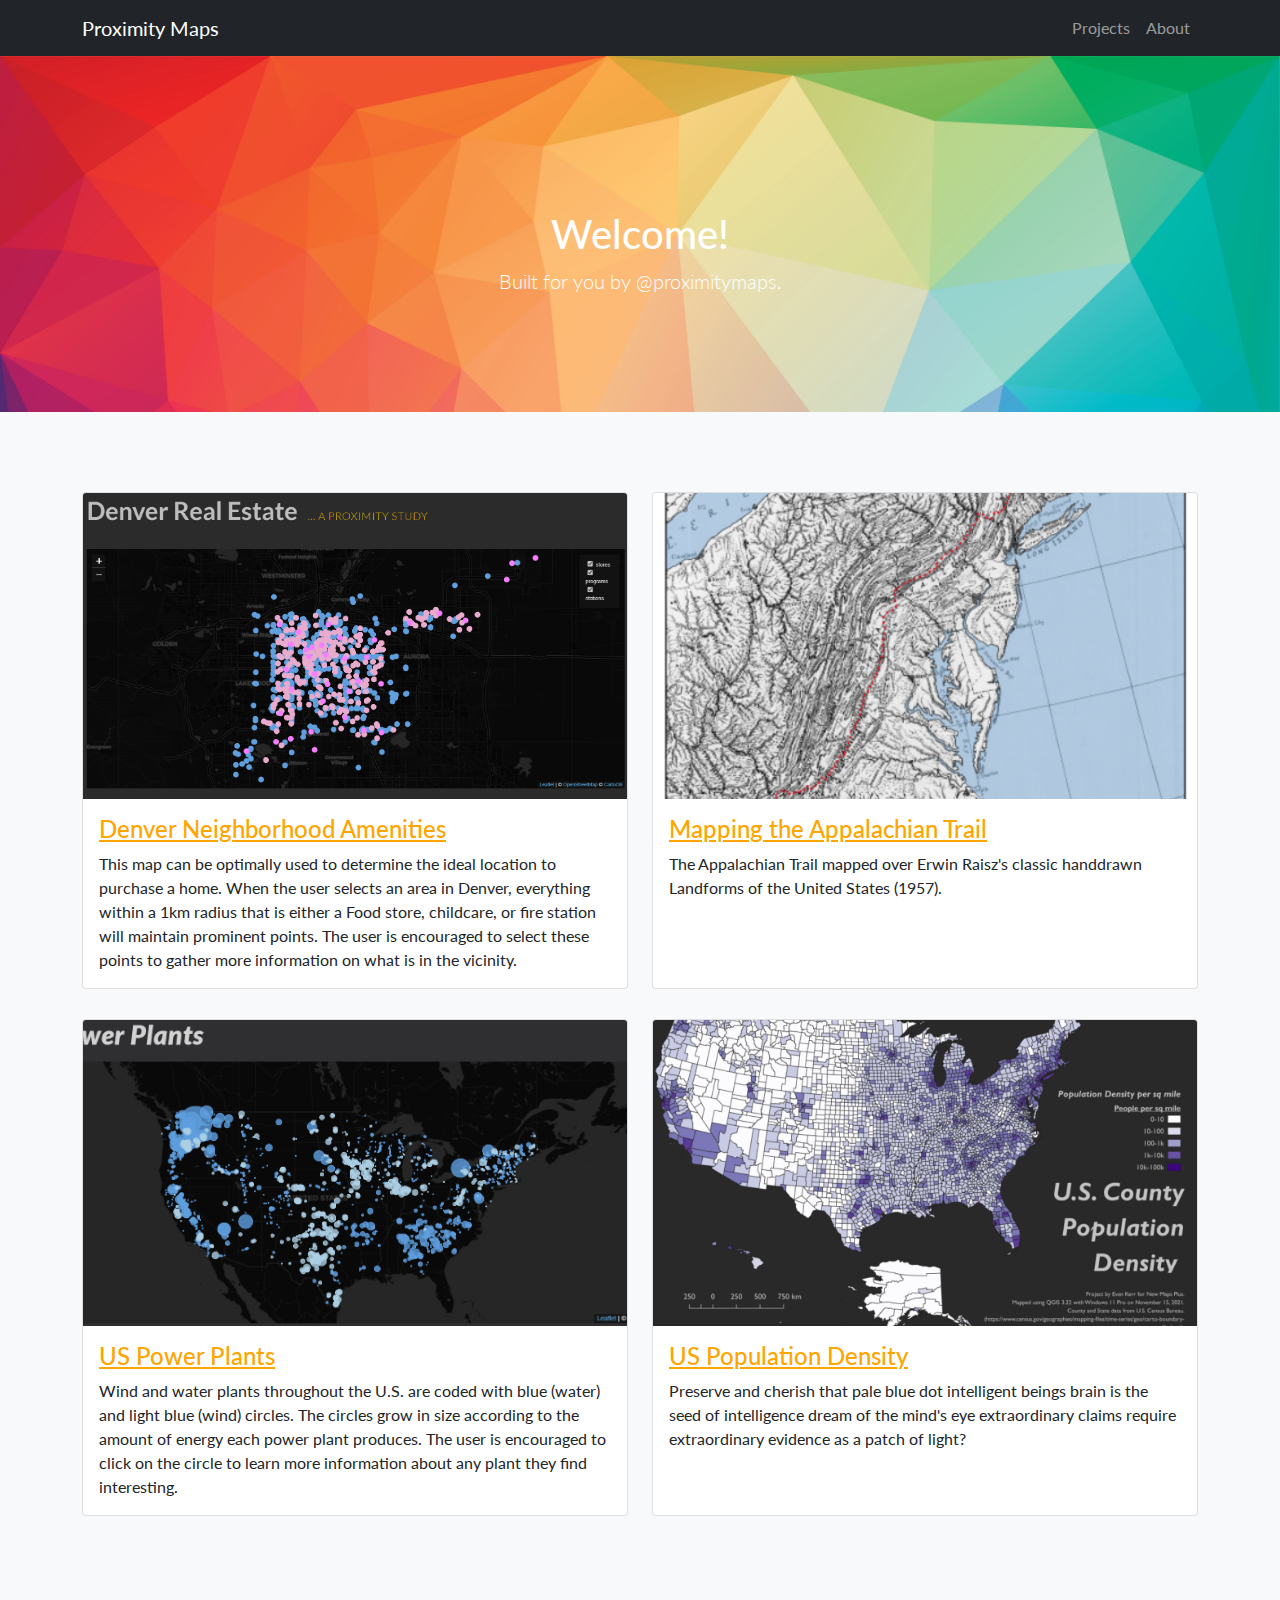
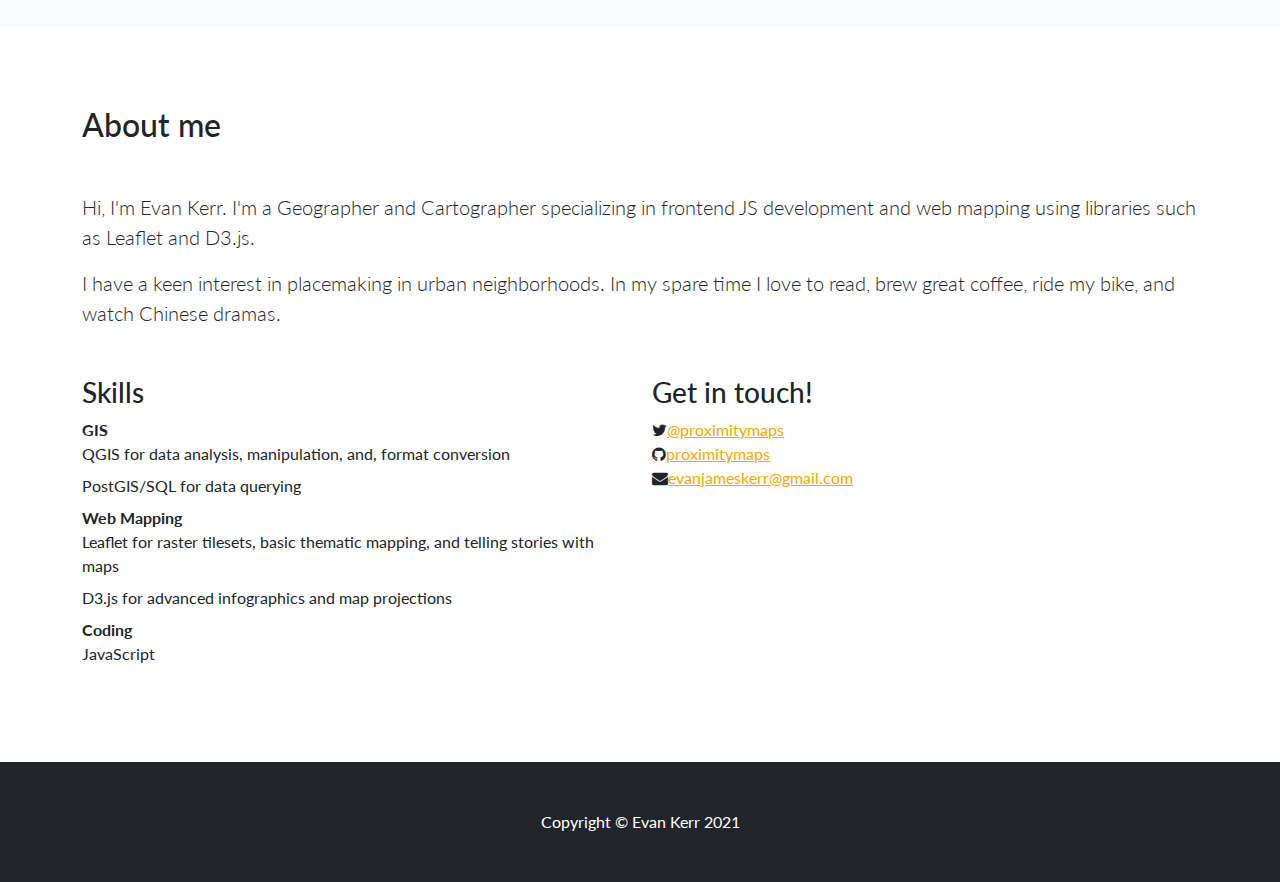
<file: index.html>
<!DOCTYPE html>
<html lang="en">

<head>
  <meta charset="utf-8" />
  <meta name="viewport" content="width=device-width, initial-scale=1, shrink-to-fit=no" />
  <meta name="description" content="" />
  <meta name="author" content="" />

  <title>Portfolio</title>

  <!-- Bootstrap CSS -->
  <link href="vendor/bootstrap/css/bootstrap.min.css" rel="stylesheet" />

  <!-- Font Awesome CSS from CDN -->
  <link href="https://maxcdn.bootstrapcdn.com/font-awesome/4.7.0/css/font-awesome.min.css" rel="stylesheet"
    integrity="sha384-wvfXpqpZZVQGK6TAh5PVlGOfQNHSoD2xbE+QkPxCAFlNEevoEH3Sl0sibVcOQVnN" crossorigin="anonymous" />

  <!-- Google web font -->
  <link href="https://fonts.googleapis.com/css?family=Lato" rel="stylesheet" />

  <!-- Custom styles for this template -->
  <link href="css/styles.css" rel="stylesheet" />
</head>

<body id="page-top">
  <!-- Navigation -->
  <nav class="navbar navbar-expand-lg sticky-top navbar-dark bg-dark" id="mainNav">
    <div class="container">
      <a class="navbar-brand" href="#page-top">Proximity Maps</a>
      <div class="float-end">
        <button class="navbar-toggler" type="button" data-bs-toggle="collapse" data-bs-target="#navbarResponsive"
          aria-controls="navbarResponsive" aria-expanded="false" aria-label="Toggle navigation">
          <span class="navbar-toggler-icon"></span>
        </button>
        <div class="collapse navbar-collapse" id="navbarResponsive">
          <ul class="navbar-nav">
            <li class="nav-item">
              <a class="nav-link" href="#projects">Projects</a>
            </li>
            <li class="nav-item">
              <a class="nav-link" href="#about">About</a>
            </li>
          </ul>
        </div>
      </div>
    </div>
  </nav>

  <!-- Welcome Section -->
  <header class="text-white">
    <div class="container text-center">
      <h1>Welcome!</h1>
      <p class="lead">
        Built for you by @proximitymaps.<br />
        <!-- using <a href="https://getbootstrap.com/">Bootstrap</a> and several
        starter templates from
        <a href="https://startbootstrap.com/">Start Bootstrap</a> -->
      </p>
    </div>
  </header>

  <!-- Projects Section -->
  <section id="projects" class="bg-light">
    <div class="container">
      <div class="row">
        <div class="col-lg-6 col-sm-6 portfolio-item">
          <div class="card h-100">
            <a href="#" data-bs-toggle="modal" data-bs-target="#proj1"><img class="card-img-top"
                src="projects/denver_neighborhood_amenities/denver_neighborhood_amenities.png" alt="" /></a>
            <div class="card-body">
              <h4 class="card-title">
                <a href="projects/denver_neighborhood_amenities/index.html">Denver Neighborhood Amenities</a>
              </h4>
              <p class="card-text">
                This map can be optimally used to determine the ideal location to purchase a home. When the user selects
                an area in Denver, everything within a 1km radius that is either a Food store, childcare, or fire
                station will maintain prominent points. The user is encouraged to select these points to gather more
                information on what is in the vicinity.
              </p>
            </div>
          </div>
        </div>
        <!-- Modal for above card. -->
        <div class="modal fade" id="proj1" tabindex="-1" aria-labelledby="exampleModalLabel" aria-hidden="true">
          <div class="modal-dialog">
              <div class="modal-content">
                  <div class="modal-header">
                      <h5 class="modal-title" id="exampleModalLabel">Preview text</h5>
                      <button type="button" class="btn-close" data-bs-dismiss="modal" aria-label="Close"></button>
                  </div>
                  <div class="modal-body">
                      <img src="images/AdobeStock_333023567.jpeg" class="mw-100" alt="Preview of map.">
                    <p>Visit <a href="#">map link</a></p> 
                  </div>
                  <!-- <div class="modal-footer">
                  <button type="button" class="btn btn-secondary" data-bs-dismiss="modal">Close</button>
                  </div> -->
                </div>
            </div>
        </div>
        <div class="col-lg-6 col-sm-6 portfolio-item">
          <div class="card h-100">
            <a href=""><img class="card-img-top" src="projects/appalachian_trail/map/appalachian_trail.png"
                alt="" /></a>
            <div class="card-body">
              <h4 class="card-title">
                <a href="projects/appalachian_trail/map/index.html">Mapping the Appalachian Trail</a>
              </h4>
              <p class="card-text">
                The Appalachian Trail mapped over Erwin Raisz's classic handdrawn Landforms of the United States (1957).
              </p>
            </div>
          </div>
        </div>
        <div class="col-lg-6 col-sm-6 portfolio-item">
          <div class="card h-100">
            <a href=""><img class="card-img-top" src="projects/us_power_plants/us_power_plants.png" alt="" /></a>
            <div class="card-body">
              <h4 class="card-title">
                <a href="projects/us_power_plants/index.html">US Power Plants</a>
              </h4>
              <p class="card-text">
                Wind and water plants throughout the U.S. are coded with blue (water) and light blue (wind) circles. The
                circles grow in size according to the amount of energy each power plant produces. The user is encouraged
                to click on the circle to learn more information about any plant they find interesting.
              </p>
            </div>
          </div>
        </div>
        <div class="col-lg-6 col-sm-6 portfolio-item">
          <div class="card h-100">
            <a href=""><img class="card-img-top" src="projects/us_pop_density/lab-04/us_population_density.png"
                alt="" /></a>
            <div class="card-body">
              <h4 class="card-title">
                <a href="projects/us_pop_density/lab-04/map/index.html">US Population Density</a>
              </h4>
              <p class="card-text">
                Preserve and cherish that pale blue dot intelligent beings
                brain is the seed of intelligence dream of the mind's eye
                extraordinary claims require extraordinary evidence as a patch
                of light?
              </p>
            </div>
          </div>
        </div>
        <!-- <div class="col-lg-4 col-sm-6 portfolio-item">
            <div class="card h-100">
              <a href="#"
                ><img
                  class="card-img-top"
                  src="http://placehold.it/430x245"
                  alt=""
              /></a>
              <div class="card-body">
                <h4 class="card-title">
                  <a href="#">Project Five</a>
                </h4>
                <p class="card-text">
                  The ash of stellar alchemy white dwarf concept of the number
                  one made in the interiors of collapsing stars inconspicuous
                  motes of rock and gas extraplanetary.
                </p>
              </div>
            </div>
          </div> -->
        <!-- <div class="col-lg-4 col-sm-6 portfolio-item">
            <div class="card h-100">
              <a href="#"
                ><img
                  class="card-img-top"
                  src="http://placehold.it/430x245"
                  alt=""
              /></a>
              <div class="card-body">
                <h4 class="card-title">
                  <a href="#">Project Six</a>
                </h4>
                <p class="card-text">
                  Cambrian explosion white dwarf paroxysm of global death not a
                  sunrise but a galaxyrise dream of the mind's eye laws of
                  physics?
                </p>
              </div>
            </div>
          </div> -->
      </div>
    </div>
  </section>

  <!-- About Section -->
  <section id="about">
    <div class="container">
      <div class="row">
        <div class="col-lg-12 mx-auto">
          <h2>About me</h2>
          <div class="my-5 clearfix">
            <!-- <div class="float-md-left mb-5 mr-md-4">
              <img class="rounded-circle img-fluid" src="images/AdobeStock_333023567.jpeg" alt="" />
            </div> -->
            <p class="lead">
              Hi, I'm Evan Kerr. I'm a Geographer and Cartographer specializing
              in frontend JS development and web mapping using
              libraries such as Leaflet and D3.js.
            </p>
            <p class="lead">
              I have a keen interest in placemaking in urban neighborhoods. In my spare time I love to read, brew great
              coffee, ride my bike, and watch Chinese dramas.
            </p>
          </div>
        </div>
      </div>
      <div class="row">
        <div class="col-md-6">
          <h3>Skills</h3>
          <dl>
            <dt>GIS</dt>
            <dd>
              QGIS for data analysis, manipulation, and, format conversion
            </dd>
            <dd>PostGIS/SQL for data querying</dd>
            <dt>Web Mapping</dt>
            <dd>
              Leaflet for raster tilesets, basic thematic mapping, and telling
              stories with maps
            </dd>
            <dd>D3.js for advanced infographics and map projections</dd>
            <dt>Coding</dt>
            <dd>JavaScript</dd>
          </dl>
        </div>
        <div class="col-md-6">
          <h3>Get in touch!</h3>
          <ul class="list-unstyled">
            <li class="">
              <i class="fa fa-twitter mr-2"></i><a href="https://twitter.com/proximitymaps">@proximitymaps</a>
            </li>
            <li class="mr-2">
              <i class="fa fa-github mr-2"></i><a href="https://github.com/proximitymaps">proximitymaps</a>
            </li>
            <li class="">
              <i class="fa fa-envelope mr-2"></i><a href="mailto: evanjameskerr@gmail.com">evanjameskerr@gmail.com</a>
            </li>
          </ul>
        </div>
      </div>
    </div>
  </section>

  <!-- Footer -->
  <footer class="py-5 bg-dark">
    <div class="container">
      <p class="m-0 text-center text-white">
        Copyright &copy; Evan Kerr 2021
      </p>
    </div>
  </footer>

  <!-- JQuery JavaScript -->
  <!-- Note: jQuery is no longer needed with Bootstrap 5 and above. -->
  <script src="vendor/jquery/jquery.min.js"></script>

  <!-- Bootstrap JavaScript -->
  <script src="vendor/bootstrap/js/bootstrap.bundle.min.js"></script>
</body>

</html>
</file>
<file: css/styles.css>
/*!
 * Start Bootstrap - Heroic Features (https://startbootstrap.com/template-overviews/heroic-features)
 * Copyright 2013-2017 Start Bootstrap
 * Licensed under MIT (https://github.com/BlackrockDigital/startbootstrap-heroic-features/blob/master/LICENSE)
 */

body {
  font-family: Lato;
}

header {
  background-size: cover;
  /* background: radial-gradient(circle, rgb(14, 162, 76), rgb(203, 115, 44)); */
  background-image: url("../images/AdobeStock_333023567.jpeg");
  padding: 154px 0 100px;
}

/* media query when the media is wider than 992px */
@media (min-width: 992px) {
  header {
    padding: 156px 0 100px;
  }
}

.portfolio-item {
  margin-bottom: 30px;
}

section {
  padding: 80px 0;
}

a {
  color: orange;
}

header {
  padding: 154px 0 100px;
  background-color: #448ee4;
}

.card .card-img-top {
  object-fit: cover;
  height: calc(50px + 20vw);
}
</file>
